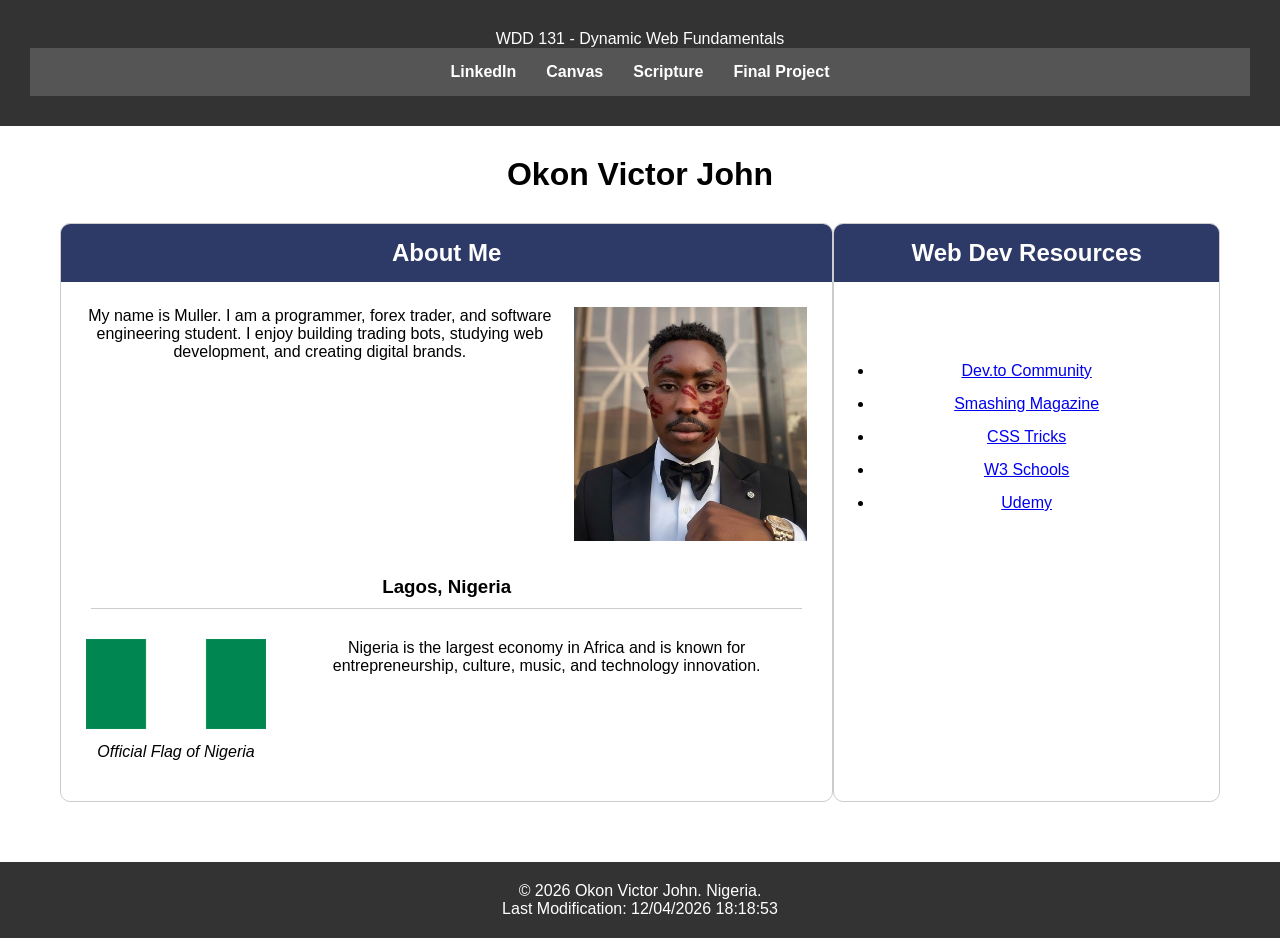
<file: index.html>
<!DOCTYPE html>
<html lang="en">
<head>
    <meta charset="UTF-8">
    <meta name="viewport" content="width=device-width, initial-scale=1.0">
    <title>WDD 131 – Dynamic Web Fundamentals – Okon Victor John</title>
    <meta name="description" content="WDD 131 Dynamic Web Fundamentals course homepage by Okon Victor John featuring web development projects, resources, and personal information.">
    <meta name="author" content="Okon Victor John">
    <link rel="stylesheet" href="styles/base.css">
    <script src="scripts/getdates.js" defer></script>
    <link rel="preconnect" href="https://fonts.googleapis.com">
    <link rel="preconnect" href="https://fonts.gstatic.com" crossorigin>
    <link href="https://fonts.googleapis.com/css2?family=Roboto+Mono:ital,wght@0,100..700;1,100..700&display=swap" rel="stylesheet">
</head>
<body>

    <header>
        <span id="course-title">WDD 131 - Dynamic Web Fundamentals</span>
        <nav>
            <a href="https://www.linkedin.com/in/lilmuller/">LinkedIn</a>
            <a href=" https://byupw.instructure.com/">Canvas</a>
            <a href="https://www.churchofjesuschrist.org/study/scriptures/ot/ps/23?lang=eng">Scripture</a>
            <a href="#">Final Project</a>
        </nav>
    </header>

    <main>
        <h1>Okon Victor John</h1>
        <div class="main-content">
            <section class="card about">
                <div class="card-title"><h2>About Me</h2></div>

                <div class="about-top">
                    <p>
                        My name is Muller. I am a programmer,
                        forex trader, and software engineering student.
                        I enjoy building trading bots, studying web development,
                        and creating digital brands.
                    </p>

                    <img src="images/profile.jpeg" alt="Profile Photo">
                </div>

                <h3>Lagos, Nigeria</h3>

                <div class="country">
                    <figure>
                        <img src="images/nigeria.png" alt="Nigeria Flag">
                        <figcaption>Official Flag of Nigeria</figcaption>
                    </figure>

                    <p>
                        Nigeria is the largest economy in Africa and
                        is known for entrepreneurship, culture,
                        music, and technology innovation.
                    </p>
                </div>
            </section>
            <section class="card resources">
                <div class="card-title"><h2>Web Dev Resources</h2></div>

                <ul>
                    <li><a href="#">Dev.to Community</a></li>
                    <li><a href="#">Smashing Magazine</a></li>
                    <li><a href="#">CSS Tricks</a></li>
                    <li><a href="#">W3 Schools</a></li>
                    <li><a href="#">Udemy</a></li>
                </ul>
            </section>
        </div>
        
    </main>

    <footer>
        <p>&copy; <span id="current-year"></span> Okon Victor John. Nigeria.</p>
        <p id="lastModified"></p>
    </footer>

</body>
</html>
</file>
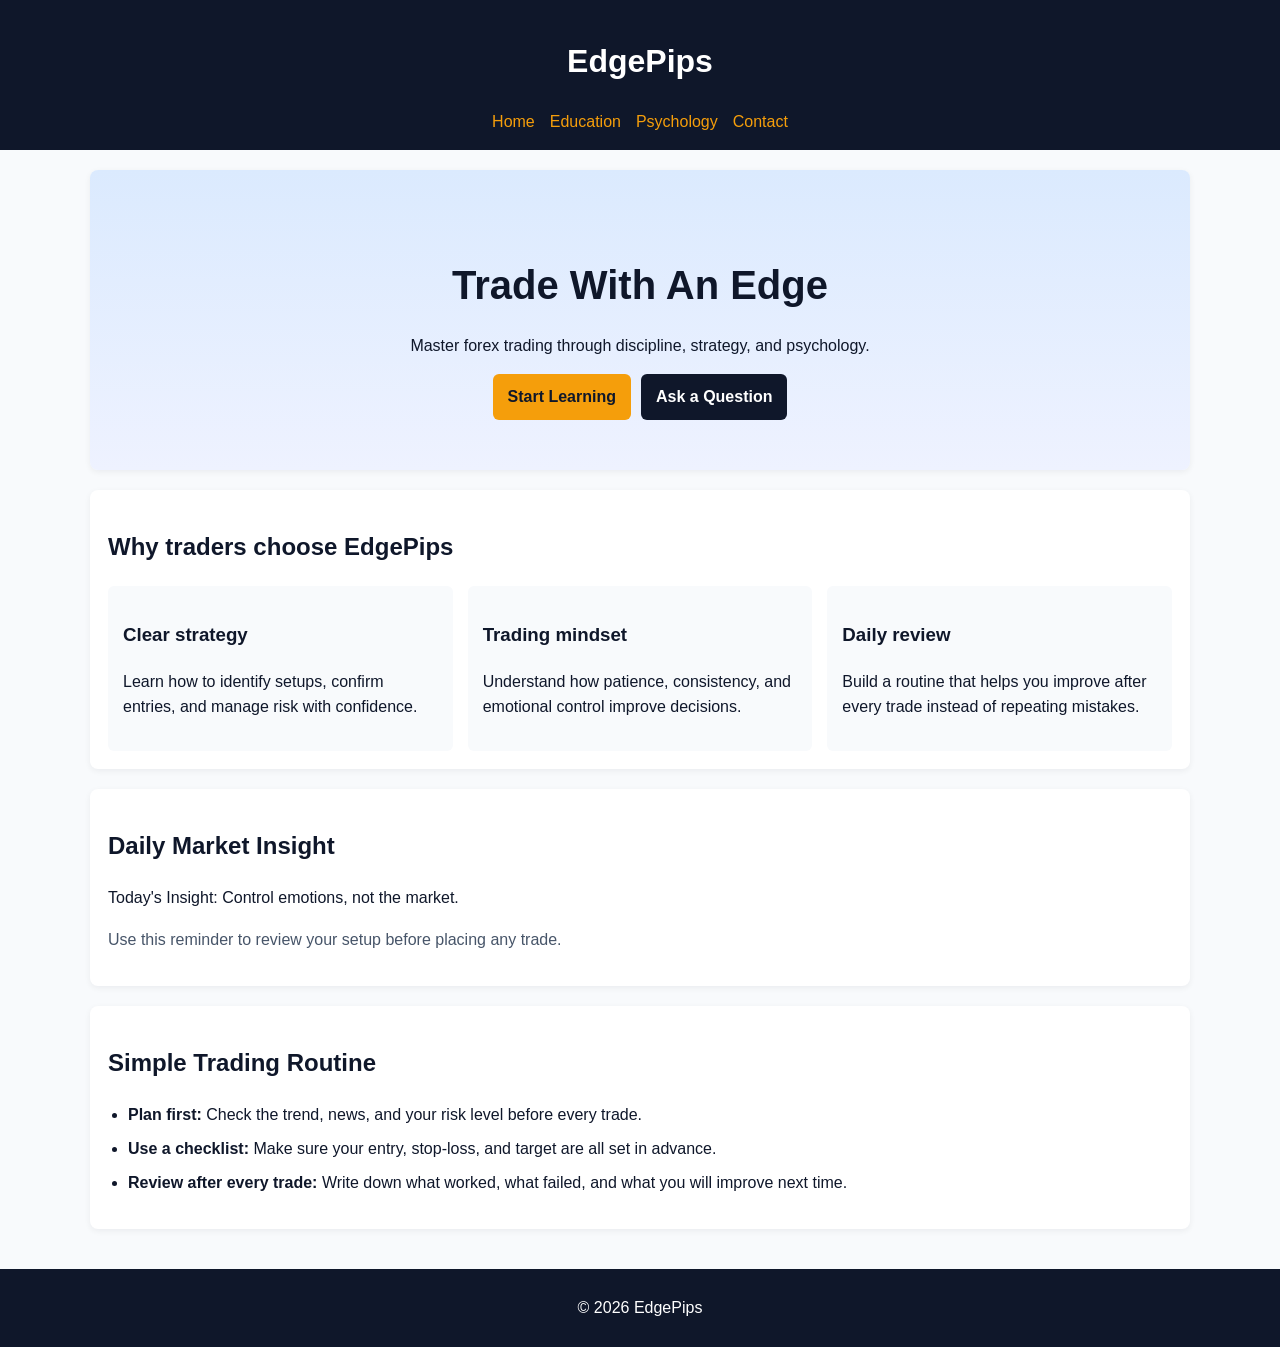
<file: project/index.html>
<!DOCTYPE html>
<html lang="en">
<head>
  <meta charset="UTF-8">
  <meta name="viewport" content="width=device-width, initial-scale=1.0">
  <title>EdgePips | Home</title>
  <link rel="stylesheet" href="style.css">
</head>

<body>

<header>
  <h1>EdgePips</h1>
  <nav>
    <a href="index.html">Home</a>
    <a href="education.html">Education</a>
    <a href="psychology.html">Psychology</a>
    <a href="contact.html">Contact</a>
  </nav>
</header>

<main>
  <section class="hero">
    <h2>Trade With An Edge</h2>
    <p>Master forex trading through discipline, strategy, and psychology.</p>
    <div class="hero-actions">
      <a class="button" href="education.html">Start Learning</a>
      <a class="button button-secondary" href="contact.html">Ask a Question</a>
    </div>
  </section>

  <section>
    <h2>Why traders choose EdgePips</h2>
    <div class="card-grid">
      <article class="info-card">
        <h3>Clear strategy</h3>
        <p>Learn how to identify setups, confirm entries, and manage risk with confidence.</p>
      </article>
      <article class="info-card">
        <h3>Trading mindset</h3>
        <p>Understand how patience, consistency, and emotional control improve decisions.</p>
      </article>
      <article class="info-card">
        <h3>Daily review</h3>
        <p>Build a routine that helps you improve after every trade instead of repeating mistakes.</p>
      </article>
    </div>
  </section>

  <section class="insight-panel">
    <h2>Daily Market Insight</h2>
    <p id="market-tip"></p>
    <p class="subtle">Use this reminder to review your setup before placing any trade.</p>
  </section>

  <section>
    <h2>Simple Trading Routine</h2>
    <ul id="benefits-list" class="feature-list"></ul>
  </section>
</main>

<footer>
  <p>&copy; 2026 EdgePips</p>
</footer>

<script src="script.js"></script>
</body>
</html>
</file>
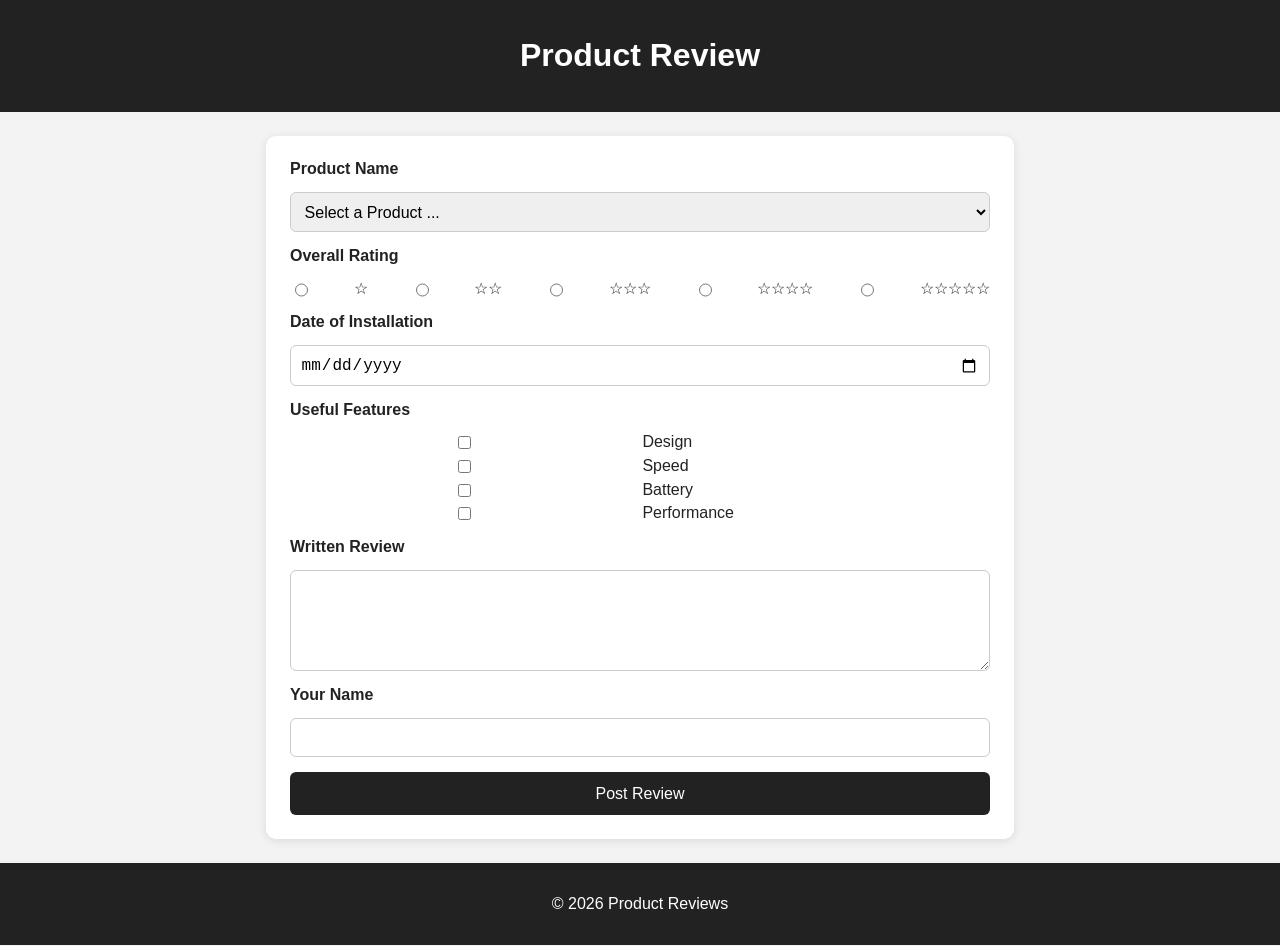
<file: form.html>
<!DOCTYPE html>
<html lang="en">
<head>
  <meta charset="UTF-8" />
  <meta name="viewport" content="width=device-width, initial-scale=1.0"/>
  <meta name="description" content="Submit a product review by rating products, selecting useful features, and sharing your feedback.">
  <meta name="author" content="Okon Victor John">
  <title>Product Review</title>
  <link rel="stylesheet" href="styles/form.css">
  <script defer src="scripts/form.js"></script>
</head>

<body>
  <header>
    <h1>Product Review</h1>
  </header>

  <main>
    <form method="get" action="review.html">

      <!-- Product -->
      <label for="product">Product Name</label>
      <select id="product" name="product" required>
        <option value="" disabled selected>Select a Product ...</option>
      </select>

      <!-- Rating -->
      <label>Overall Rating</label>

        <div class="rating">

            <input type="radio" id="star1" name="rating" value="1" required>
            <label for="star1">☆</label>

            <input type="radio" id="star2" name="rating" value="2" required>
            <label for="star2">☆☆</label>

            <input type="radio" id="star3" name="rating" value="3" required>
            <label for="star3">☆☆☆</label>

            <input type="radio" id="star4" name="rating" value="4" required>
            <label for="star4">☆☆☆☆</label>

            <input type="radio" id="star5" name="rating" value="5" required>
            <label for="star5">☆☆☆☆☆</label>

        </div>

      <!-- Date -->
      <label for="installDate">Date of Installation</label>
      <input type="date" id="installDate" name="installDate" required>

      <!-- Features -->
      <label>Useful Features</label>

        <div class="features">

            <input type="checkbox" id="design" name="features" value="design">
            <label for="design">Design</label>

            <input type="checkbox" id="speed" name="features" value="speed">
            <label for="speed">Speed</label>

            <input type="checkbox" id="battery" name="features" value="battery">
            <label for="battery">Battery</label>

            <input type="checkbox" id="performance" name="features" value="performance">
            <label for="performance">Performance</label>

        </div>

      <!-- Review -->
      <label for="review">Written Review</label>
      <textarea id="review" name="review"></textarea>

      <!-- Username -->
      <label for="username">Your Name</label>
      <input type="text" id="username" name="username">

      <!-- Submit -->
      <input type="submit" value="Post Review">

    </form>
  </main>

  <footer>
    <p>&copy; 2026 Product Reviews</p>
  </footer>
</body>
</html>
</file>
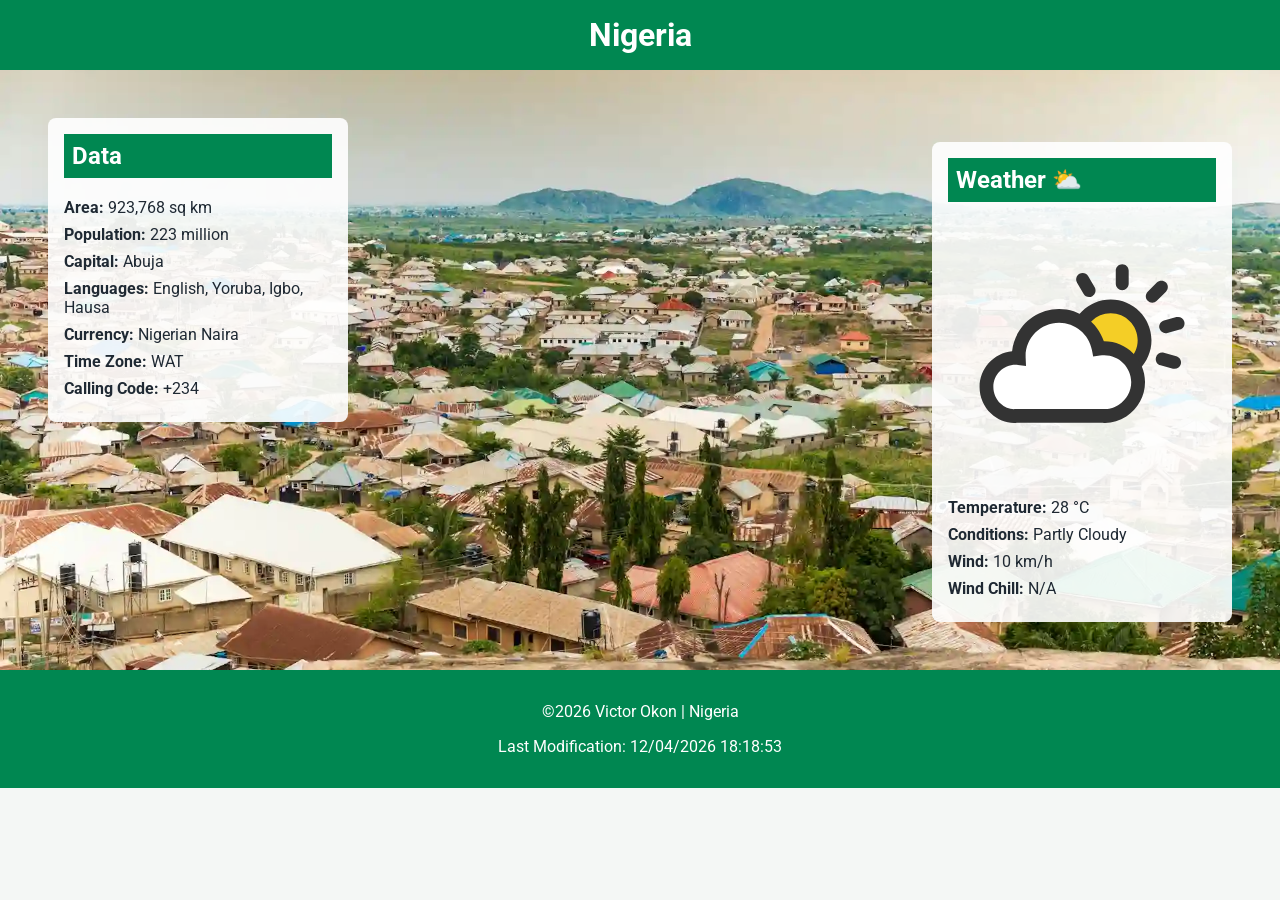
<file: place.html>
<!DOCTYPE html>
<html lang="en">
<head>
  <meta charset="UTF-8">
  <meta name="viewport" content="width=device-width, initial-scale=1.0">
  <meta name="description" content="A responsive country page about Nigeria for WDD 131">
  <meta name="author" content="Victor Okon">
  <title>Nigeria | Place Page</title>

  <link rel="preconnect" href="https://fonts.googleapis.com">
  <link rel="preconnect" href="https://fonts.gstatic.com" crossorigin>
  <link href="https://fonts.googleapis.com/css2?family=Roboto:wght@400;700&display=swap" rel="stylesheet">

  <link rel="stylesheet" href="styles/place.css">
  <script src="scripts/place.js" defer></script>
</head>
<body>
  <header>
    <h1>Nigeria</h1>
  </header>

  <main>
    <section class="hero">
      <picture>
        <source srcset="images/nigeria-large.webp" media="(min-width: 700px)">
        <img src="images/nigeria-small.webp" alt="Beautiful landscape in Nigeria">
      </picture>

      <section class="card data">
        <h2>Data</h2>
        <p><strong>Area:</strong> 923,768 sq km</p>
        <p><strong>Population:</strong> 223 million</p>
        <p><strong>Capital:</strong> Abuja</p>
        <p><strong>Languages:</strong> English, Yoruba, Igbo, Hausa</p>
        <p><strong>Currency:</strong> Nigerian Naira</p>
        <p><strong>Time Zone:</strong> WAT</p>
        <p><strong>Calling Code:</strong> +234</p>
      </section>

      <section class="card weather">
        <h2>Weather</h2>
        <img src="images/weather.svg" alt="Partly cloudy weather icon" class="weather-icon">
        <p><strong>Temperature:</strong> <span id="temperature">28</span> °C</p>
        <p><strong>Conditions:</strong> Partly Cloudy</p>
        <p><strong>Wind:</strong> <span id="windSpeed">10</span> km/h</p>
        <p><strong>Wind Chill:</strong> <span id="windChill"></span></p>
      </section>
    </section>
  </main>

  <footer>
    <p>&copy;<span id="currentyear"></span> Victor Okon | Nigeria</p>
    <p id="lastModified"></p>
  </footer>
</body>
</html>
</file>
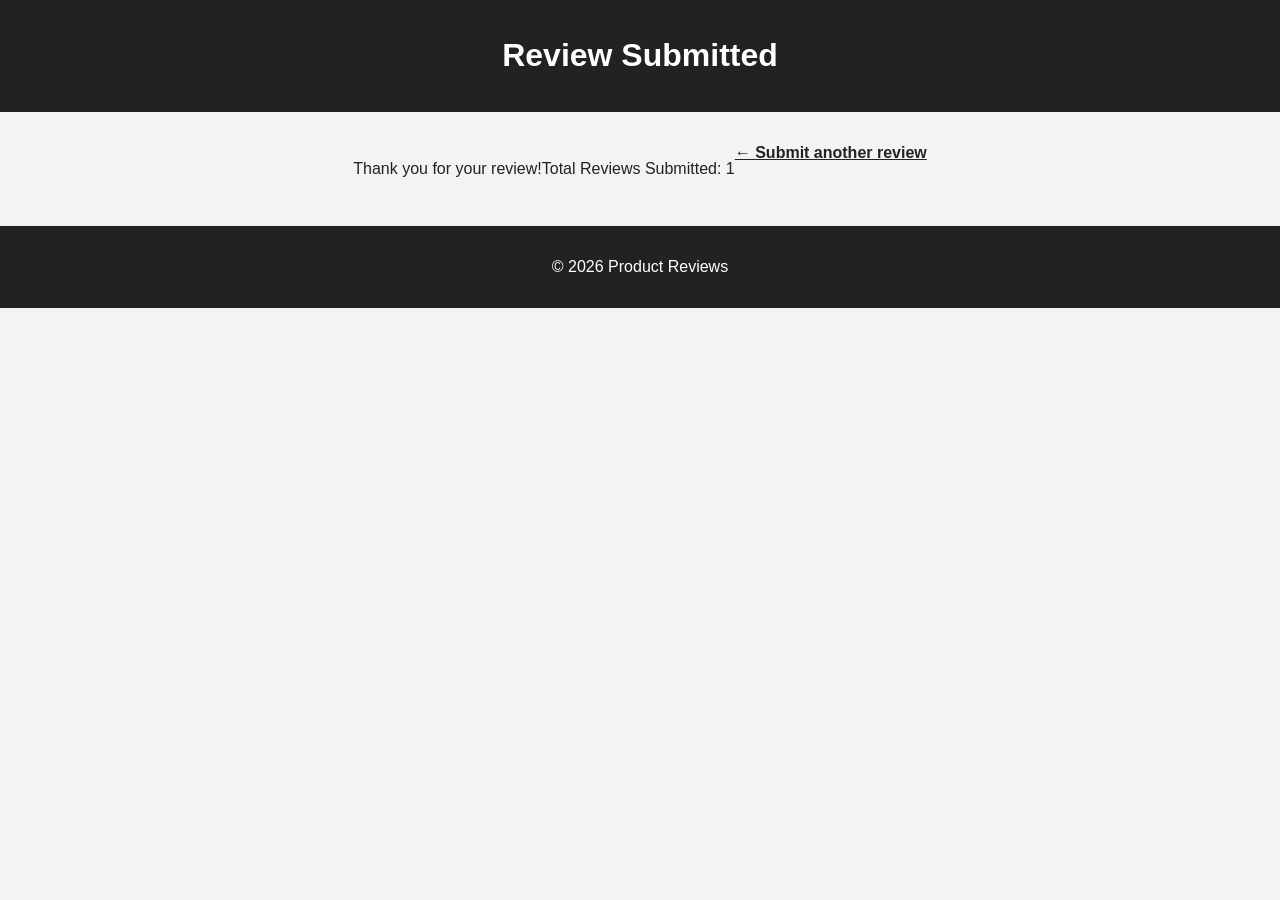
<file: review.html>
<!DOCTYPE html>
<html lang="en">
<head>
  <meta charset="UTF-8">
  <meta name="viewport" content="width=device-width, initial-scale=1.0">
  <title>Review Submitted</title>
  <link rel="stylesheet" href="styles/form.css">
  <script defer src="scripts/review.js"></script>
</head>

<body>
  <header>
    <h1>Review Submitted</h1>
  </header>

  <main class="thanks">
    <p>Thank you for your review!</p>

    <p>Total Reviews Submitted:
      <span id="counter">0</span>
    </p>

    <a href="form.html">← Submit another review</a>
  </main>

  <footer>
    <p>&copy; 2026 Product Reviews</p>
  </footer>
</body>
</html>
</file>
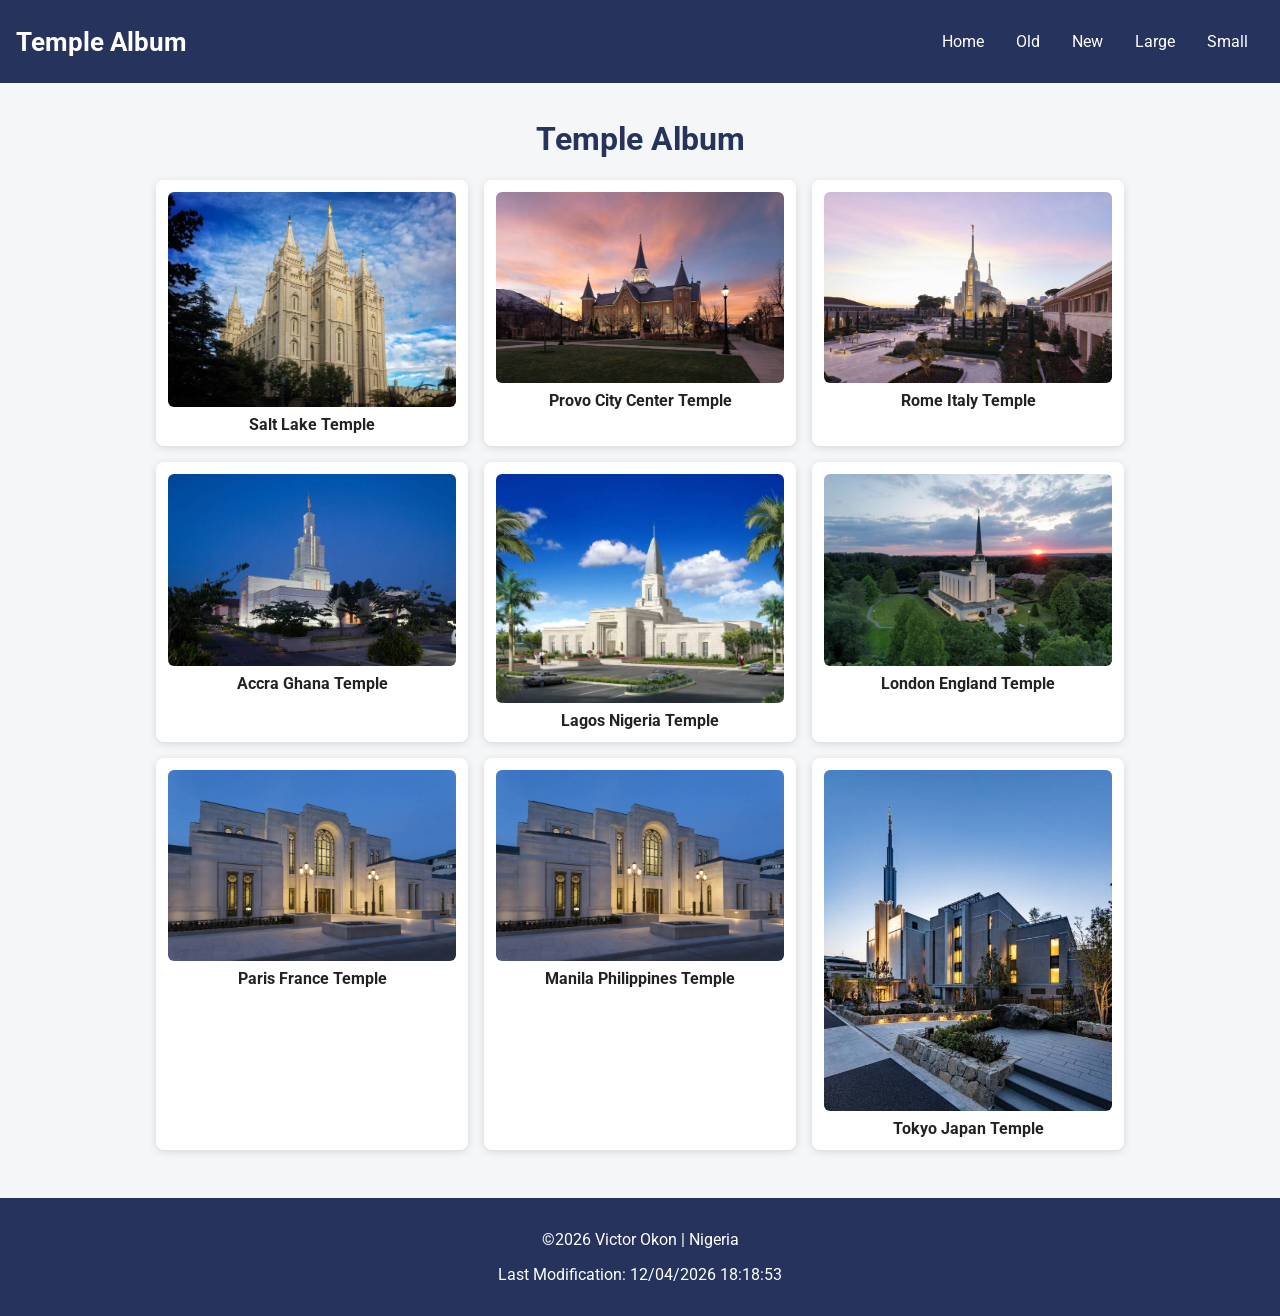
<file: temples.html>
<!DOCTYPE html>
<html lang="en">
<head>
  <meta charset="UTF-8">
  <meta name="viewport" content="width=device-width, initial-scale=1.0">
  <meta name="description" content="Temple album page for WDD 131 Week 02 assignment, Explore our collection of beautiful temples from around the world.">
  <meta name="author" content="Victor Okon">
  <title>Temple Album</title>

  <link rel="preconnect" href="https://fonts.googleapis.com">
  <link rel="preconnect" href="https://fonts.gstatic.com" crossorigin>
  <link href="https://fonts.googleapis.com/css2?family=Roboto:wght@400;700&display=swap" rel="stylesheet">

  <link rel="stylesheet" href="styles/temples.css">
  <link rel="stylesheet" href="styles/temples-large.css">
  <script src="scripts/temples.js" defer></script>
</head>

<body>
  <header>
    <div class="header-title">Temple Album</div>
    <button id="menu" aria-label="Menu"></button>

    <nav class="navigation">
      <a href="#all">Home</a>
      <a href="#old">Old</a>
      <a href="#new">New</a>
      <a href="#large">Large</a>
      <a href="#small">Small</a> 
    </nav>
  </header>

  <main>
    <h1>Temple Album</h1>

    <section class="album">
      <figure>
        <img src="images/salt-lake-temple.jpg" alt="A temple building" loading="lazy">
        <figcaption>Salt Lake Temple</figcaption>
      </figure>

      <figure>
        <img src="images/provo-city-center-temple.jpg" alt="A temple building" loading="lazy">
        <figcaption>Provo City Center Temple</figcaption>
      </figure>

      <figure>
        <img src="images/rome-italy-temple.jpg" alt="A temple building" loading="lazy">
        <figcaption>Rome Italy Temple</figcaption>
      </figure>

      <figure>
        <img src="images/accra-ghana-temple.jpg" alt="A temple building" loading="lazy">
        <figcaption>Accra Ghana Temple</figcaption>
      </figure>

      <figure>
        <img src="images/lagos-nigeria-temple.jpg" alt="A temple building" loading="lazy">
        <figcaption>Lagos Nigeria Temple</figcaption>
      </figure>

      <figure>
        <img src="images/london-england-temple.jpg" alt="A temple building" loading="lazy">
        <figcaption>London England Temple</figcaption>
      </figure>

      <figure>
        <img src="images/paris-france-temple.jpg" alt="A temple building" loading="lazy">
        <figcaption>Paris France Temple</figcaption>
      </figure>

      <figure>
        <img src="images/paris-france-temple.jpg" alt="A temple building" loading="lazy">
        <figcaption>Manila Philippines Temple</figcaption>
      </figure>

      <figure>
        <img src="images/tokyo-japan-temple.jpg" alt="A temple building" loading="lazy">
        <figcaption>Tokyo Japan Temple</figcaption>
      </figure>
    </section>
  </main>

  <footer>
    <p>&copy;<span id="currentyear"></span> Victor Okon | Nigeria</p>
    <p id="lastModified"></p>
  </footer>
</body>
</html>
</file>
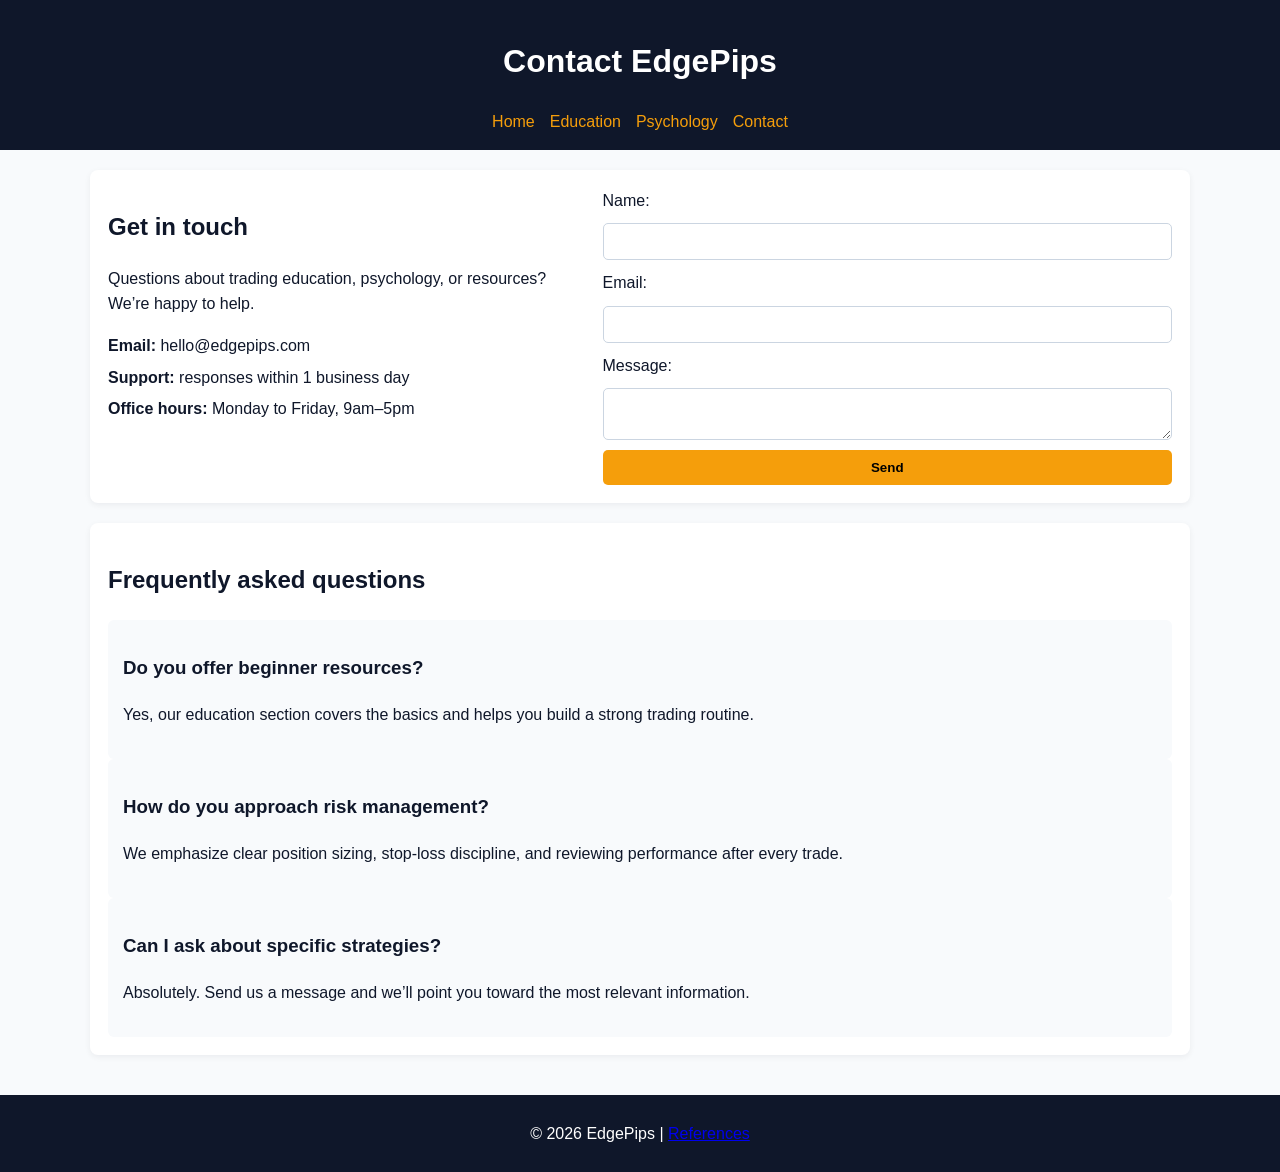
<file: project/contact.html>
<!DOCTYPE html>
<html lang="en">
<head>
  <meta charset="UTF-8">
  <meta name="viewport" content="width=device-width, initial-scale=1.0">
  <title>EdgePips | Contact</title>
  <link rel="stylesheet" href="style.css">
</head>

<body>

<header>
  <h1>Contact EdgePips</h1>
  <nav>
    <a href="index.html">Home</a>
    <a href="education.html">Education</a>
    <a href="psychology.html">Psychology</a>
    <a href="contact.html">Contact</a>
  </nav>
</header>

<main>
  <section class="contact-layout">
    <div>
      <h2>Get in touch</h2>
      <p>Questions about trading education, psychology, or resources? We’re happy to help.</p>
      <ul class="contact-list">
        <li><strong>Email:</strong> hello@edgepips.com</li>
        <li><strong>Support:</strong> responses within 1 business day</li>
        <li><strong>Office hours:</strong> Monday to Friday, 9am–5pm</li>
      </ul>
    </div>

    <form id="contactForm">
      <label>Name:</label>
      <input type="text" id="name" required>

      <label>Email:</label>
      <input type="email" id="email" required>

      <label>Message:</label>
      <textarea id="message" required></textarea>

      <button type="submit">Send</button>
    </form>
  </section>

  <section>
    <h2>Frequently asked questions</h2>
    <div class="faq-item">
      <h3>Do you offer beginner resources?</h3>
      <p>Yes, our education section covers the basics and helps you build a strong trading routine.</p>
    </div>
    <div class="faq-item">
      <h3>How do you approach risk management?</h3>
      <p>We emphasize clear position sizing, stop-loss discipline, and reviewing performance after every trade.</p>
    </div>
    <div class="faq-item">
      <h3>Can I ask about specific strategies?</h3>
      <p>Absolutely. Send us a message and we’ll point you toward the most relevant information.</p>
    </div>
  </section>

  <p id="formOutput"></p>
</main>

<footer>
  <p>&copy; 2026 EdgePips | <a href="#">References</a></p>
</footer>

<script src="script.js"></script>
</body>
</html>
</file>
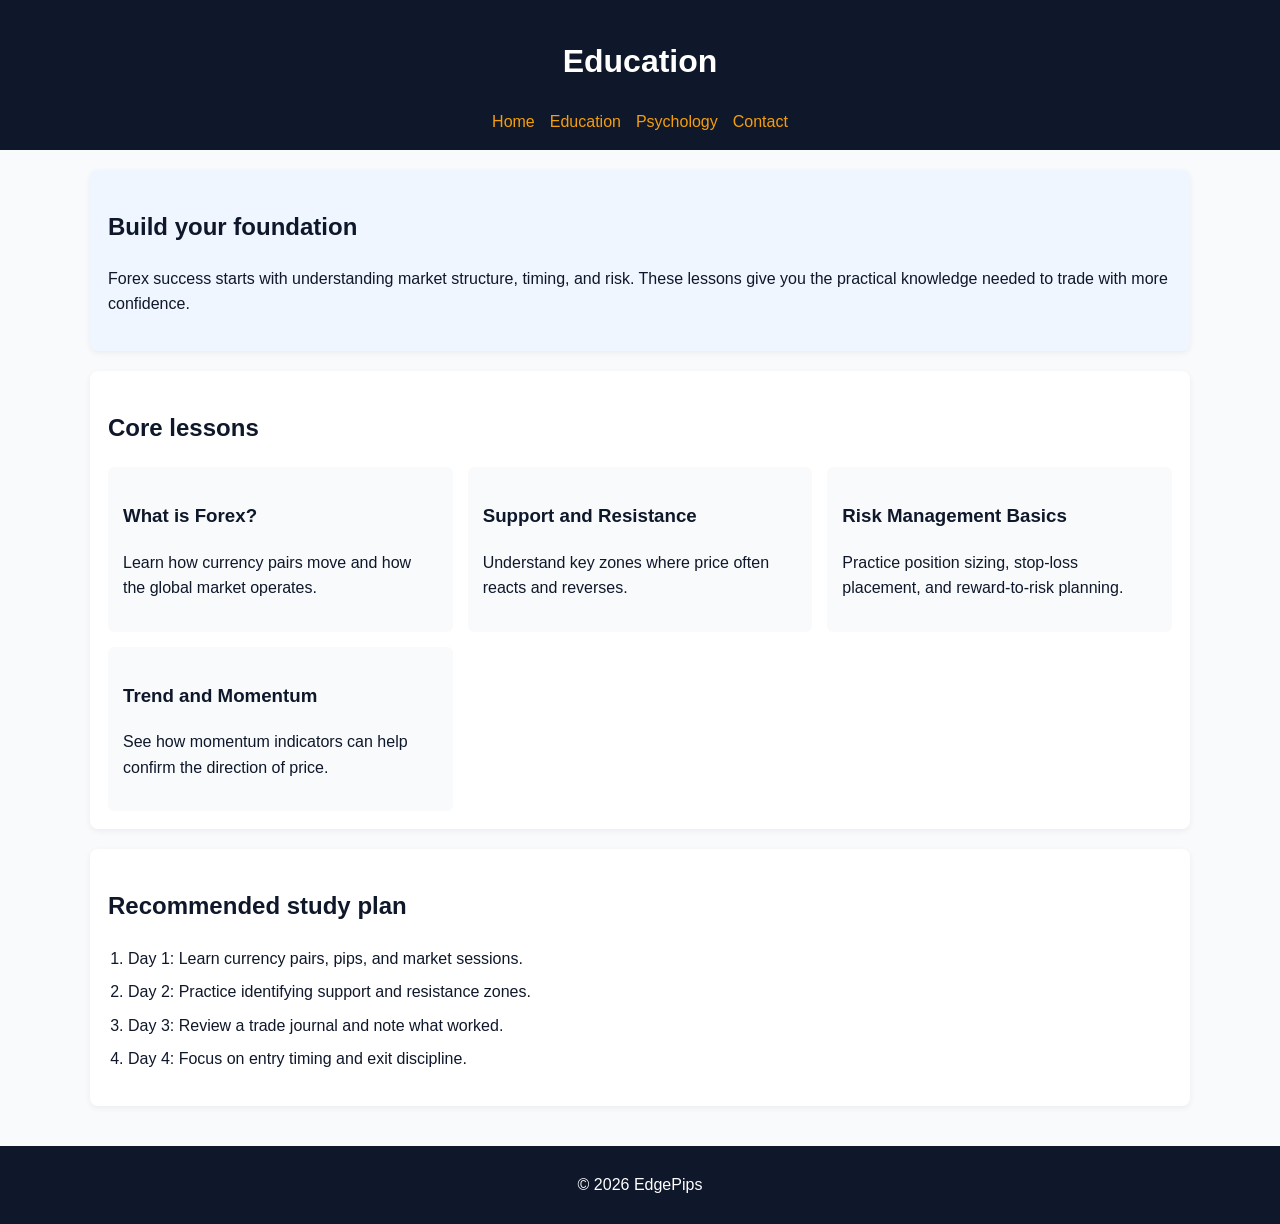
<file: project/education.html>
<!DOCTYPE html>
<html lang="en">
<head>
  <meta charset="UTF-8">
  <meta name="viewport" content="width=device-width, initial-scale=1.0">
  <title>EdgePips | Education</title>
  <link rel="stylesheet" href="style.css">
</head>

<body>

<header>
  <h1>Education</h1>
  <nav>
    <a href="index.html">Home</a>
    <a href="education.html">Education</a>
    <a href="psychology.html">Psychology</a>
    <a href="contact.html">Contact</a>
  </nav>
</header>

<main>
  <section class="intro-panel">
    <h2>Build your foundation</h2>
    <p>Forex success starts with understanding market structure, timing, and risk. These lessons give you the practical knowledge needed to trade with more confidence.</p>
  </section>

  <section>
    <h2>Core lessons</h2>
    <div id="lesson-list" class="card-grid"></div>
  </section>

  <section>
    <h2>Recommended study plan</h2>
    <ol class="feature-list">
      <li>Day 1: Learn currency pairs, pips, and market sessions.</li>
      <li>Day 2: Practice identifying support and resistance zones.</li>
      <li>Day 3: Review a trade journal and note what worked.</li>
      <li>Day 4: Focus on entry timing and exit discipline.</li>
    </ol>
  </section>
</main>

<footer>
  <p>&copy; 2026 EdgePips</p>
</footer>

<script src="script.js"></script>
</body>
</html>
</file>
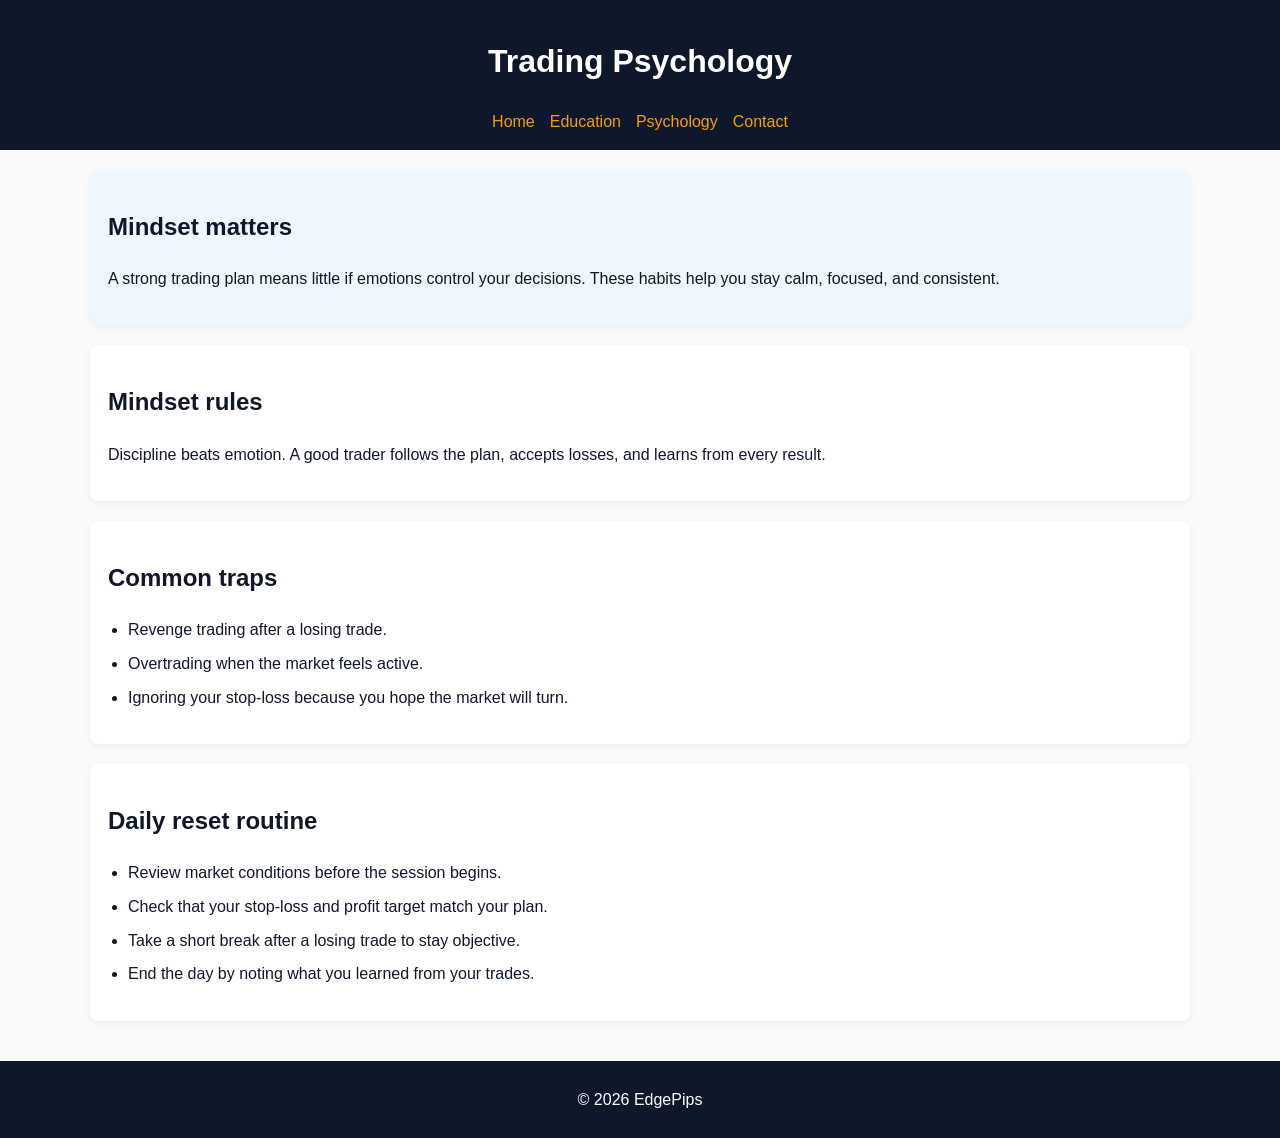
<file: project/psychology.html>
<!DOCTYPE html>
<html lang="en">
<head>
  <meta charset="UTF-8">
  <meta name="viewport" content="width=device-width, initial-scale=1.0">
  <title>EdgePips | Psychology</title>
  <link rel="stylesheet" href="style.css">
</head>

<body>

<header>
  <h1>Trading Psychology</h1>
  <nav>
    <a href="index.html">Home</a>
    <a href="education.html">Education</a>
    <a href="psychology.html">Psychology</a>
    <a href="contact.html">Contact</a>
  </nav>
</header>

<main>
  <section class="intro-panel">
    <h2>Mindset matters</h2>
    <p>A strong trading plan means little if emotions control your decisions. These habits help you stay calm, focused, and consistent.</p>
  </section>

  <section>
    <h2>Mindset rules</h2>
    <p id="mindset"></p>
  </section>

  <section>
    <h2>Common traps</h2>
    <ul class="feature-list">
      <li>Revenge trading after a losing trade.</li>
      <li>Overtrading when the market feels active.</li>
      <li>Ignoring your stop-loss because you hope the market will turn.</li>
    </ul>
  </section>

  <section>
    <h2>Daily reset routine</h2>
    <ul id="routine-list" class="feature-list"></ul>
  </section>
</main>

<footer>
  <p>&copy; 2026 EdgePips</p>
</footer>

<script src="script.js"></script>
</body>
</html>
</file>
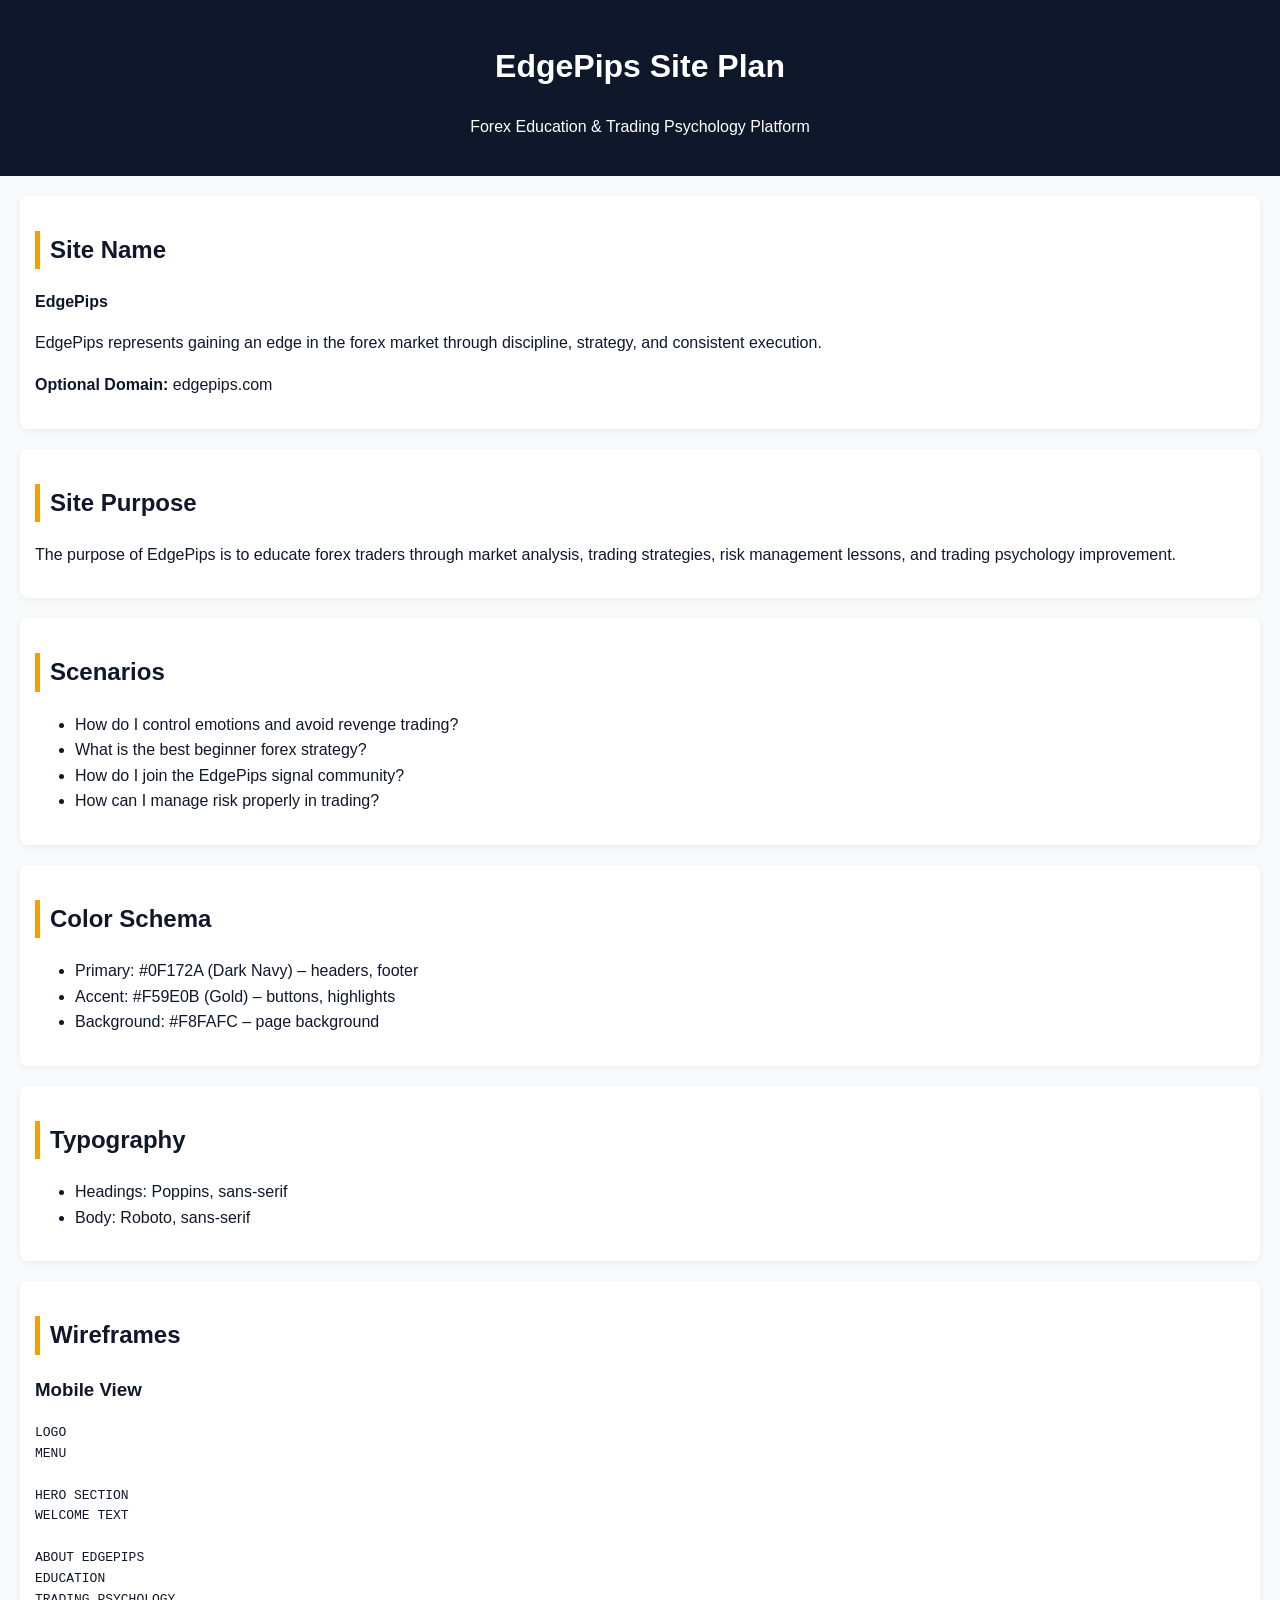
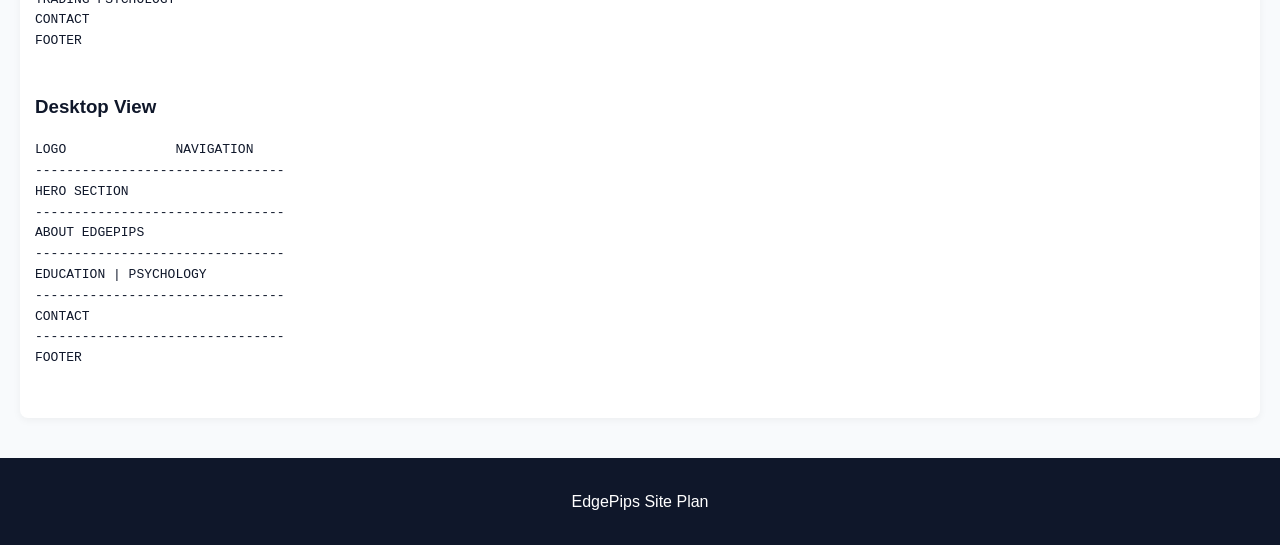
<file: project/siteplan.html>
<!DOCTYPE html>
<html lang="en">
<head>
  <meta charset="UTF-8">
  <meta name="viewport" content="width=device-width, initial-scale=1.0">
  <meta name="description" content="EdgePips is a forex education and trading psychology platform that provides market insights, trading strategies, and risk management lessons.">
  <meta name="author" content="EdgePips Team">
  <title>EdgePips Site Plan</title>
  <link rel="stylesheet" href="siteplan_style.css">
</head>

<body>

<header>
  <h1>EdgePips Site Plan</h1>
  <p>Forex Education & Trading Psychology Platform</p>
</header>

<main>

<section>
  <h2>Site Name</h2>
  <p><strong>EdgePips</strong></p>
  <p>
    EdgePips represents gaining an edge in the forex market through discipline,
    strategy, and consistent execution.
  </p>
  <p><strong>Optional Domain:</strong> edgepips.com</p>
</section>

<section>
  <h2>Site Purpose</h2>
  <p>
    The purpose of EdgePips is to educate forex traders through market analysis,
    trading strategies, risk management lessons, and trading psychology improvement.
  </p>
</section>

<section>
  <h2>Scenarios</h2>
  <ul>
    <li>How do I control emotions and avoid revenge trading?</li>
    <li>What is the best beginner forex strategy?</li>
    <li>How do I join the EdgePips signal community?</li>
    <li>How can I manage risk properly in trading?</li>
  </ul>
</section>

<section>
  <h2>Color Schema</h2>
  <ul>
    <li>Primary: #0F172A (Dark Navy) – headers, footer</li>
    <li>Accent: #F59E0B (Gold) – buttons, highlights</li>
    <li>Background: #F8FAFC – page background</li>
  </ul>
</section>

<section>
  <h2>Typography</h2>
  <ul>
    <li>Headings: Poppins, sans-serif</li>
    <li>Body: Roboto, sans-serif</li>
  </ul>
</section>

<section>
  <h2>Wireframes</h2>

  <h3>Mobile View</h3>
  <pre>
LOGO
MENU

HERO SECTION
WELCOME TEXT

ABOUT EDGEPIPS
EDUCATION
TRADING PSYCHOLOGY
CONTACT
FOOTER
  </pre>

  <h3>Desktop View</h3>
  <pre>
LOGO              NAVIGATION
--------------------------------
HERO SECTION
--------------------------------
ABOUT EDGEPIPS
--------------------------------
EDUCATION | PSYCHOLOGY
--------------------------------
CONTACT
--------------------------------
FOOTER
  </pre>

</section>

</main>

<footer>
  <p>EdgePips Site Plan</p>
</footer>

</body>
</html>
</file>
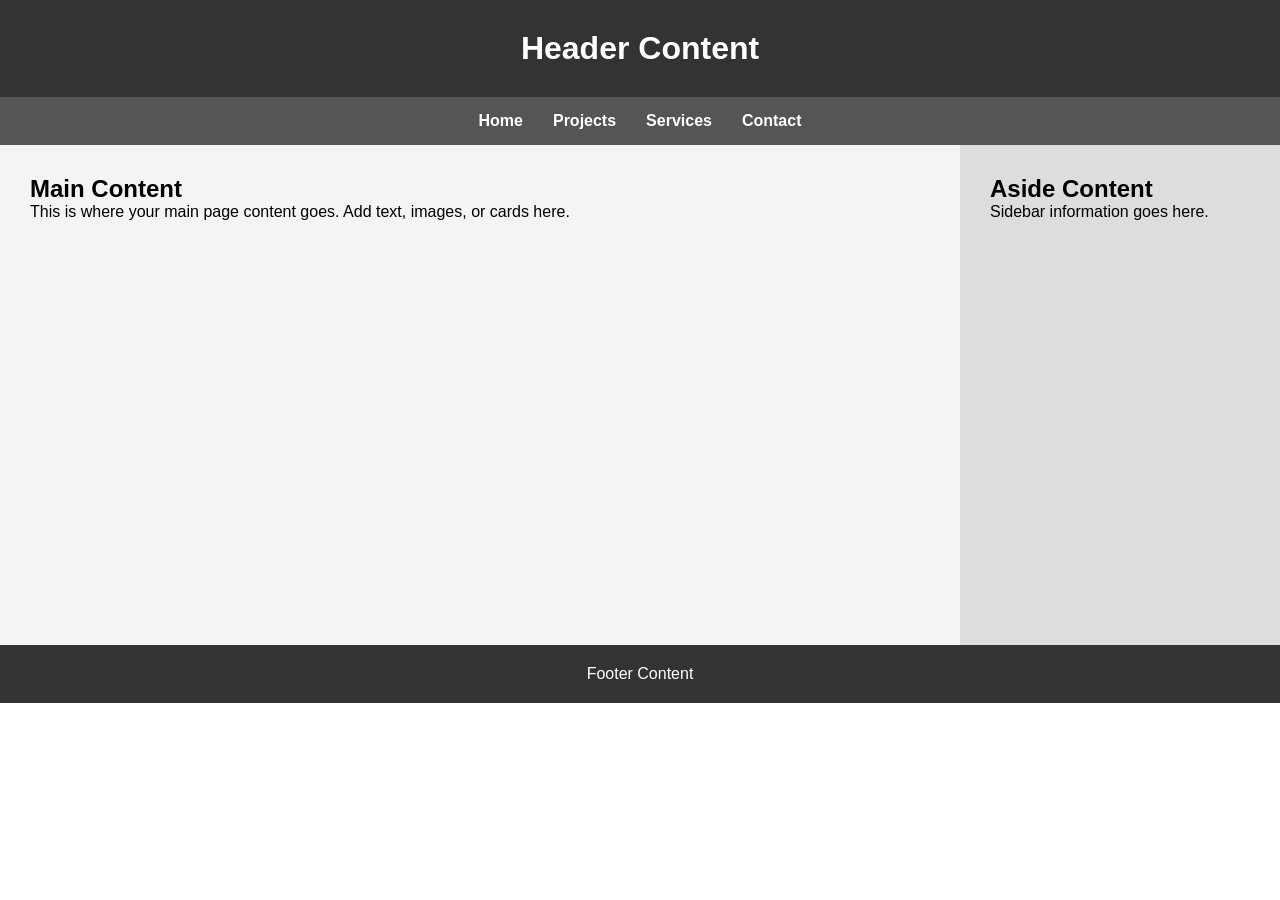
<file: week01/basic_layout.html>
<!DOCTYPE html>
<html lang="en">
<head>
    <meta charset="UTF-8">
    <meta name="viewport" content="width=device-width, initial-scale=1.0">
    <title>Layout Review</title>
    <link rel="stylesheet" href="styles/layout.css">
</head>
<body>

    <header>
        <h1>Header Content</h1>
    </header>

    <nav>
        <a href="#">Home</a>
        <a href="#">Projects</a>
        <a href="#">Services</a>
        <a href="#">Contact</a>
    </nav>

    <main>
        <section class="main-content">
            <h2>Main Content</h2>
            <p>
                This is where your main page content goes.
                Add text, images, or cards here.
            </p>
        </section>

        <aside>
            <h2>Aside Content</h2>
            <p>
                Sidebar information goes here.
            </p>
        </aside>
    </main>

    <footer>
        <p>Footer Content</p>
    </footer>

</body>
</html>
</file>
<file: styles/base.css>
* {
    margin: 0;
    padding: 0;
    box-sizing: border-box;
}

body {
    font-family: Arial, sans-serif;
    min-height: 100vh;
}

header {
    background: #333;
    color: white;
    text-align: center;
    padding: 30px;
}

#course-title {
    display: block;
}


nav {
    background: #555;
    display: flex;
    justify-content: center;
    gap: 30px;
    padding: 15px;
}

nav a {
    color: white;
    text-decoration: none;
    font-weight: bold;
}

nav a:hover {
    color: gold;
}

main {
    text-align: center;
    min-height: 500px;
    padding: 30px;
    width: 100%;
}

.main-content {
    display: grid;
    grid-template-columns: 2fr 1fr;
    padding: 30px;
}

.card{
    border:1px solid #ccc;
    border-radius:10px;
    overflow:hidden;
    background:white;
}

.card-title{
    background:#2d3967;
    color:white;
    text-align:center;
    padding:15px;
    font-weight:bold;
}

.about{
    padding-bottom:20px;
}

.about-top{
    display:grid;
    grid-template-columns:2fr 1fr;
    gap:20px;
    padding:25px;
    align-items:start;
}

.about-top img{
    width:100%;
}

.about h3{
    text-align:center;
    margin:10px 30px;
    padding-bottom:10px;
    border-bottom:1px solid #ccc;
}

.country{
    display:grid;
    grid-template-columns:180px 1fr;
    gap:20px;
    padding:20px 25px;
}

.country img{
    width:100%;
}

figcaption{
    text-align:center;
    font-style:italic;
    margin-top:10px;
}

.resources ul{
    padding:80px 40px;
}

.resources li{
    margin-bottom:15px;
}

footer {
    background: #333;
    color: white;
    text-align: center;
    padding: 20px;
}
</file>
<file: project/style.css>
body {
  font-family: Arial, sans-serif;
  margin: 0;
  background: #F8FAFC;
  color: #0F172A;
  line-height: 1.6;
}

header {
  background: #0F172A;
  color: white;
  padding: 15px;
  text-align: center;
}

nav {
  display: flex;
  justify-content: center;
  gap: 15px;
  flex-wrap: wrap;
}

nav a {
  color: #F59E0B;
  text-decoration: none;
}

.hero {
  padding: 50px 20px;
  text-align: center;
  background: linear-gradient(180deg, #dbeafe, #eef2ff);
}

.hero h2 {
  font-size: 2rem;
  margin-bottom: 10px;
}

.hero-actions {
  display: flex;
  justify-content: center;
  gap: 10px;
  flex-wrap: wrap;
  margin-top: 15px;
}

.button {
  display: inline-block;
  background: #F59E0B;
  color: #0F172A;
  text-decoration: none;
  padding: 10px 15px;
  border-radius: 6px;
  font-weight: bold;
}

.button-secondary {
  background: #0F172A;
  color: white;
}

main {
  padding: 20px;
  max-width: 1100px;
  margin: 0 auto;
}

section {
  margin-bottom: 20px;
  padding: 18px;
  background: white;
  border-radius: 8px;
  box-shadow: 0 2px 6px rgba(15, 23, 42, 0.06);
}

.intro-panel {
  background: #eff6ff;
}

.card-grid {
  display: grid;
  gap: 15px;
}

.info-card,
.lesson-card,
.faq-item {
  background: #f8fafc;
  padding: 15px;
  border-radius: 6px;
}

.feature-list {
  padding-left: 20px;
}

.feature-list li {
  margin-bottom: 8px;
}

.contact-layout {
  display: grid;
  gap: 20px;
}

.contact-list {
  list-style: none;
  padding: 0;
}

.contact-list li {
  margin-bottom: 6px;
}

form {
  display: flex;
  flex-direction: column;
  gap: 10px;
}

input,
textarea {
  padding: 10px;
  border: 1px solid #cbd5e1;
  border-radius: 5px;
}

button {
  background: #F59E0B;
  border: none;
  padding: 10px;
  cursor: pointer;
  border-radius: 5px;
  font-weight: bold;
}

.subtle {
  color: #475569;
}

#formOutput {
  font-weight: bold;
}

footer {
  text-align: center;
  background: #0F172A;
  color: white;
  padding: 10px;
}

@media (min-width: 768px) {
  .card-grid {
    grid-template-columns: repeat(3, 1fr);
  }

  .contact-layout {
    grid-template-columns: 1fr 1.2fr;
    align-items: start;
  }

  .hero h2 {
    font-size: 2.5rem;
  }
}
</file>
<file: styles/form.css>
body {
  margin: 0;
  font-family: Arial, sans-serif;
  background: #f3f3f3;
  color: #222;
}

/* HEADER */
header, footer {
  background: #222;
  color: white;
  text-align: center;
  padding: 1rem;
}

/* CENTER LAYOUT */
main {
  display: flex;
  justify-content: center;
  padding: 1.5rem;
}

/* FORM CARD (KEY PART OF LOOK) */
form {
  background: white;
  width: 100%;
  max-width: 420px;
  padding: 1.5rem;
  border-radius: 10px;
  box-shadow: 0 2px 10px rgba(0,0,0,0.1);

  display: flex;
  flex-direction: column;
  gap: 0.9rem;
}

/* LABELS */
label {
  font-weight: 600;
}

/* INPUTS */
input, select, textarea {
  padding: 0.6rem;
  border: 1px solid #ccc;
  border-radius: 6px;
  font-size: 1rem;
}

/* STAR RATING */
.rating {
  display: flex;
  justify-content: space-between;
  flex-wrap: wrap;
  gap: 0.3rem;
}

.rating label {
  font-weight: normal;
}

/* FEATURES GRID (2 columns like screenshot) */
.features {
  display: grid;
  grid-template-columns: 1fr 1fr;
  gap: 0.3rem;
}

.features label {
  font-weight: normal;
}

/* TEXTAREA */
textarea {
  min-height: 80px;
  resize: vertical;
}

/* SUBMIT BUTTON */
input[type="submit"] {
  background: #222;
  color: white;
  border: none;
  padding: 0.8rem;
  border-radius: 6px;
  cursor: pointer;
  font-size: 1rem;
}

input[type="submit"]:hover {
  background: #444;
}

/* THANK YOU PAGE */
.thanks {
  text-align: center;
  padding: 2rem;
}

a {
  color: #222;
  font-weight: bold;
}

@media screen and (min-width: 768px) {
    form {
        max-width: 700px;
    }

    .features {
        grid-template-columns: repeat(2, 1fr);
    }
}
</file>
<file: styles/place.css>
:root {
  --primary-color: #008751;
  --secondary-color: #ffffff;
  --dark-color: #1f2933;
  --light-color: #f4f7f5;
  --card-bg: rgba(255, 255, 255, 0.9);
  --heading-font: "Roboto", Arial, sans-serif;
}

* {
  box-sizing: border-box;
}

body {
  margin: 0;
  font-family: var(--heading-font);
  background-color: var(--light-color);
  color: var(--dark-color);
}

header {
  background-color: var(--primary-color);
  color: var(--secondary-color);
  text-align: center;
  padding: 1rem;
}

h1 {
  margin: 0;
  font-size: 2rem;
}

.hero {
  position: relative;
}

.hero picture,
.hero img {
  width: 100%;
  display: block;
}

.hero img {
  height: auto;
}

.card {
  background-color: var(--card-bg);
  margin: 1rem;
  padding: 1rem;
  border-radius: 8px;
  text-align: center;
}

.card h2 {
  background-color: var(--primary-color);
  color: var(--secondary-color);
  padding: 0.5rem;
  margin-top: 0;
}

.card p {
  margin: 0.5rem 0;
}

.weather-icon {
  width: 70px;
  height: auto;
}

footer {
  background-color: var(--primary-color);
  color: var(--secondary-color);
  text-align: center;
  padding: 1rem;
}

/* Large screen layout */
@media screen and (min-width: 700px) {
  .hero {
    min-height: 600px;
  }

  .hero picture img {
    height: 600px;
    object-fit: cover;
  }

  .card {
    position: absolute;
    width: 300px;
    text-align: left;
  }

  .data {
    top: 2rem;
    left: 2rem;
  }

  .weather {
    bottom: 2rem;
    right: 2rem;
  }

  .weather-icon {
    display: none;
  }

  .weather h2::after {
    content: " ⛅";
  }
}
</file>
<file: styles/temples.css>
* {
  box-sizing: border-box;
}

body {
  margin: 0;
  font-family: "Roboto", Arial, sans-serif;
  background-color: #f4f6f8;
  color: #222;
}

header {
  background-color: #26335d;
  color: white;
  padding: 1rem;
}

.header-title {
  font-size: 1.6rem;
  font-weight: 700;
}

#menu {
  display: block;
  font-size: 2rem;
  background: none;
  border: none;
  color: white;
  cursor: pointer;
  position: absolute;
  top: 0.8rem;
  right: 1rem;
}

#menu::before {
  content: "☰";
}

#menu.open::before {
  content: "X";
}

.navigation {
  display: flex;
  flex-direction: column;
  margin-top: 1rem;
}

.navigation.open {
  display: flex;
}

.navigation a {
  color: white;
  text-decoration: none;
  padding: 0.75rem;
  text-align: center;
}

.navigation a:hover {
  background-color: #f2c94c;
  color: #222;
}

main {
  max-width: 1000px;
  margin: 0 auto;
  padding: 1rem;
}

h1 {
  text-align: center;
  color: #26335d;
}

.album {
  display: grid;
  grid-template-columns: 1fr;
  gap: 1rem;
}

figure {
  margin: 0;
  background-color: white;
  padding: 0.75rem;
  border-radius: 8px;
  box-shadow: 0 2px 8px rgba(0, 0, 0, 0.12);
}

figure img {
  width: 100%;
  height: auto;
  display: block;
  border-radius: 6px;
}

figcaption {
  text-align: center;
  font-weight: 700;
  margin-top: 0.5rem;
}

footer {
  background-color: #26335d;
  color: white;
  text-align: center;
  padding: 1rem;
  margin-top: 2rem;
}
</file>
<file: styles/temples-large.css>
@media screen and (min-width: 700px) {
  header {
    display: flex;
    justify-content: space-between;
    align-items: center;
  }

  #menu {
    display: none;
  }

  .navigation {
    display: flex;
    flex-direction: row;
    margin-top: 0;
  }

  .navigation a {
    padding: 1rem;
  }

  .album {
    grid-template-columns: repeat(3, 1fr);
  }
}
</file>
<file: project/siteplan_style.css>
body {
  margin: 0;
  font-family: Roboto, Arial, sans-serif;
  background-color: #F8FAFC;
  color: #0F172A;
  line-height: 1.6;
}

header {
  background-color: #0F172A;
  color: white;
  text-align: center;
  padding: 20px;
}

h1, h2 {
  font-family: Poppins, Arial, sans-serif;
}

main {
  padding: 20px;
}

section {
  background: white;
  margin-bottom: 20px;
  padding: 15px;
  border-radius: 8px;
  box-shadow: 0 2px 8px rgba(0,0,0,0.05);
}

h2 {
  border-left: 5px solid #F59E0B;
  padding-left: 10px;
}

footer {
  text-align: center;
  background-color: #0F172A;
  color: white;
  padding: 15px;
}
</file>
<file: week01/styles/layout.css>
* {
    margin: 0;
    padding: 0;
    box-sizing: border-box;
}

body {
    font-family: Arial, sans-serif;
    min-height: 100vh;
}

header {
    background: #333;
    color: white;
    text-align: center;
    padding: 30px;
}

nav {
    background: #555;
    display: flex;
    justify-content: center;
    gap: 30px;
    padding: 15px;
}

nav a {
    color: white;
    text-decoration: none;
    font-weight: bold;
}

nav a:hover {
    color: gold;
}

main {
    display: grid;
    grid-template-columns: 3fr 1fr;
    min-height: 500px;
}

.main-content {
    background: #f4f4f4;
    padding: 30px;
}

aside {
    background: #ddd;
    padding: 30px;
}

footer {
    background: #333;
    color: white;
    text-align: center;
    padding: 20px;
}
</file>
